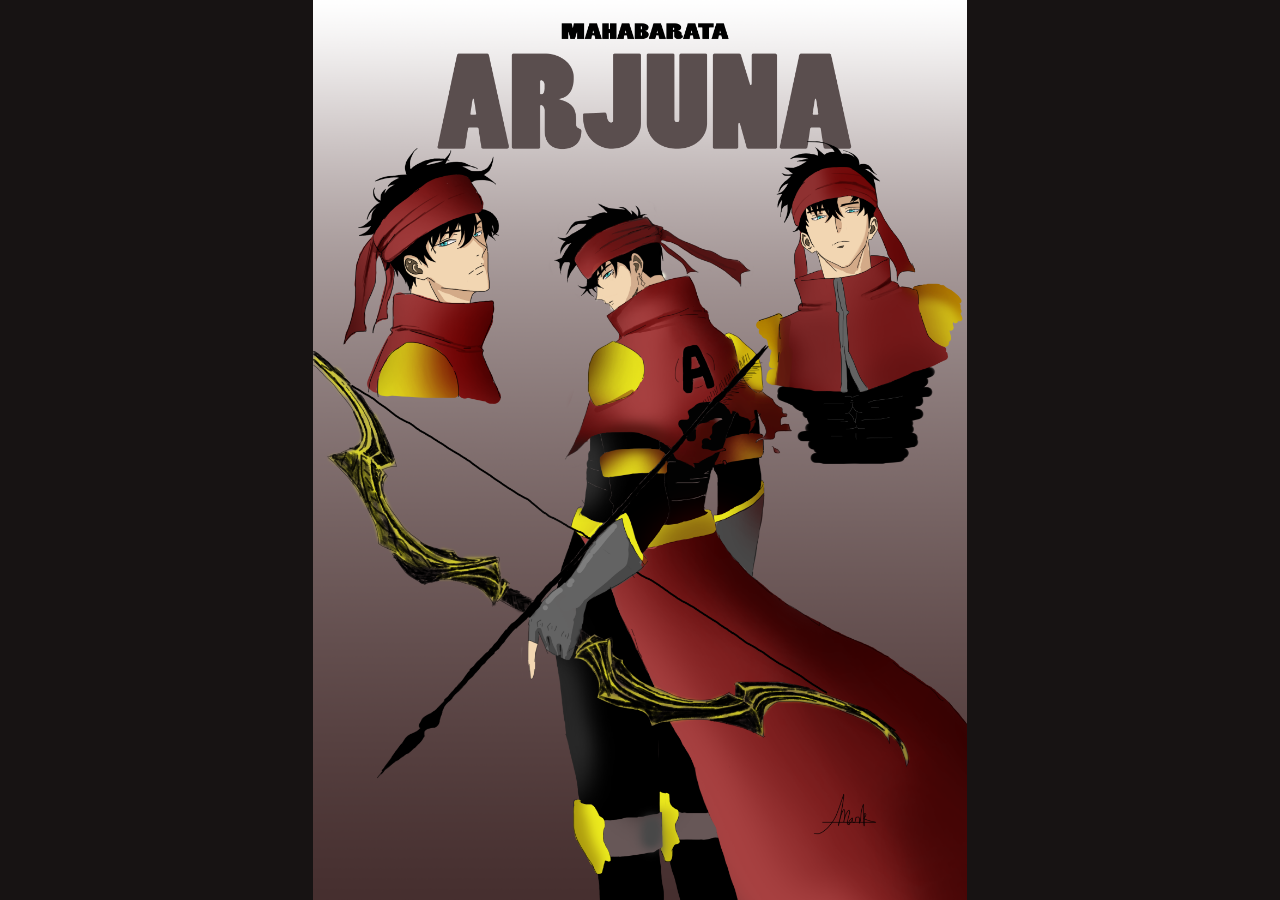
<file: index.html>
<!DOCTYPE html>
<html>
    <head>
        <meta charset="UTF-8">
        <meta name="viewport" content="width=device-width, initial-scale=1.0">
        <title>My Character Interpretation</title>
        <link rel="stylesheet" href="style.css">
    </head>

    <body>
        <img src="Muceros.png" alt="My interpretation of Arjuna">
    </body>
</html>
</file>
<file: style.css>
* {
    margin: 0;
    padding: 0;
    box-sizing: border-box;
}

body {
    width: 100%;
    height: 100vh;
    background: #171313;

    display: flex;
    justify-content: center;
    align-items: center;

    overflow: hidden;
}

img {
    max-width: 100%;
    max-height: 100vh;

    width: auto;
    height: auto;

    object-fit: contain;
    display: block;
}
</file>
<file: Arjuna.css>
* {
    margin: 0;
    padding: 0;
    box-sizing: border-box;
}

body {
    width: 100%;
    height: 100vh;
    background: #171313;

    display: flex;
    justify-content: center;
    align-items: center;

    overflow: hidden;
}

img {
    max-width: 100%;
    max-height: 100vh;

    width: auto;
    height: auto;

    object-fit: contain;
    display: block;
}
</file>
